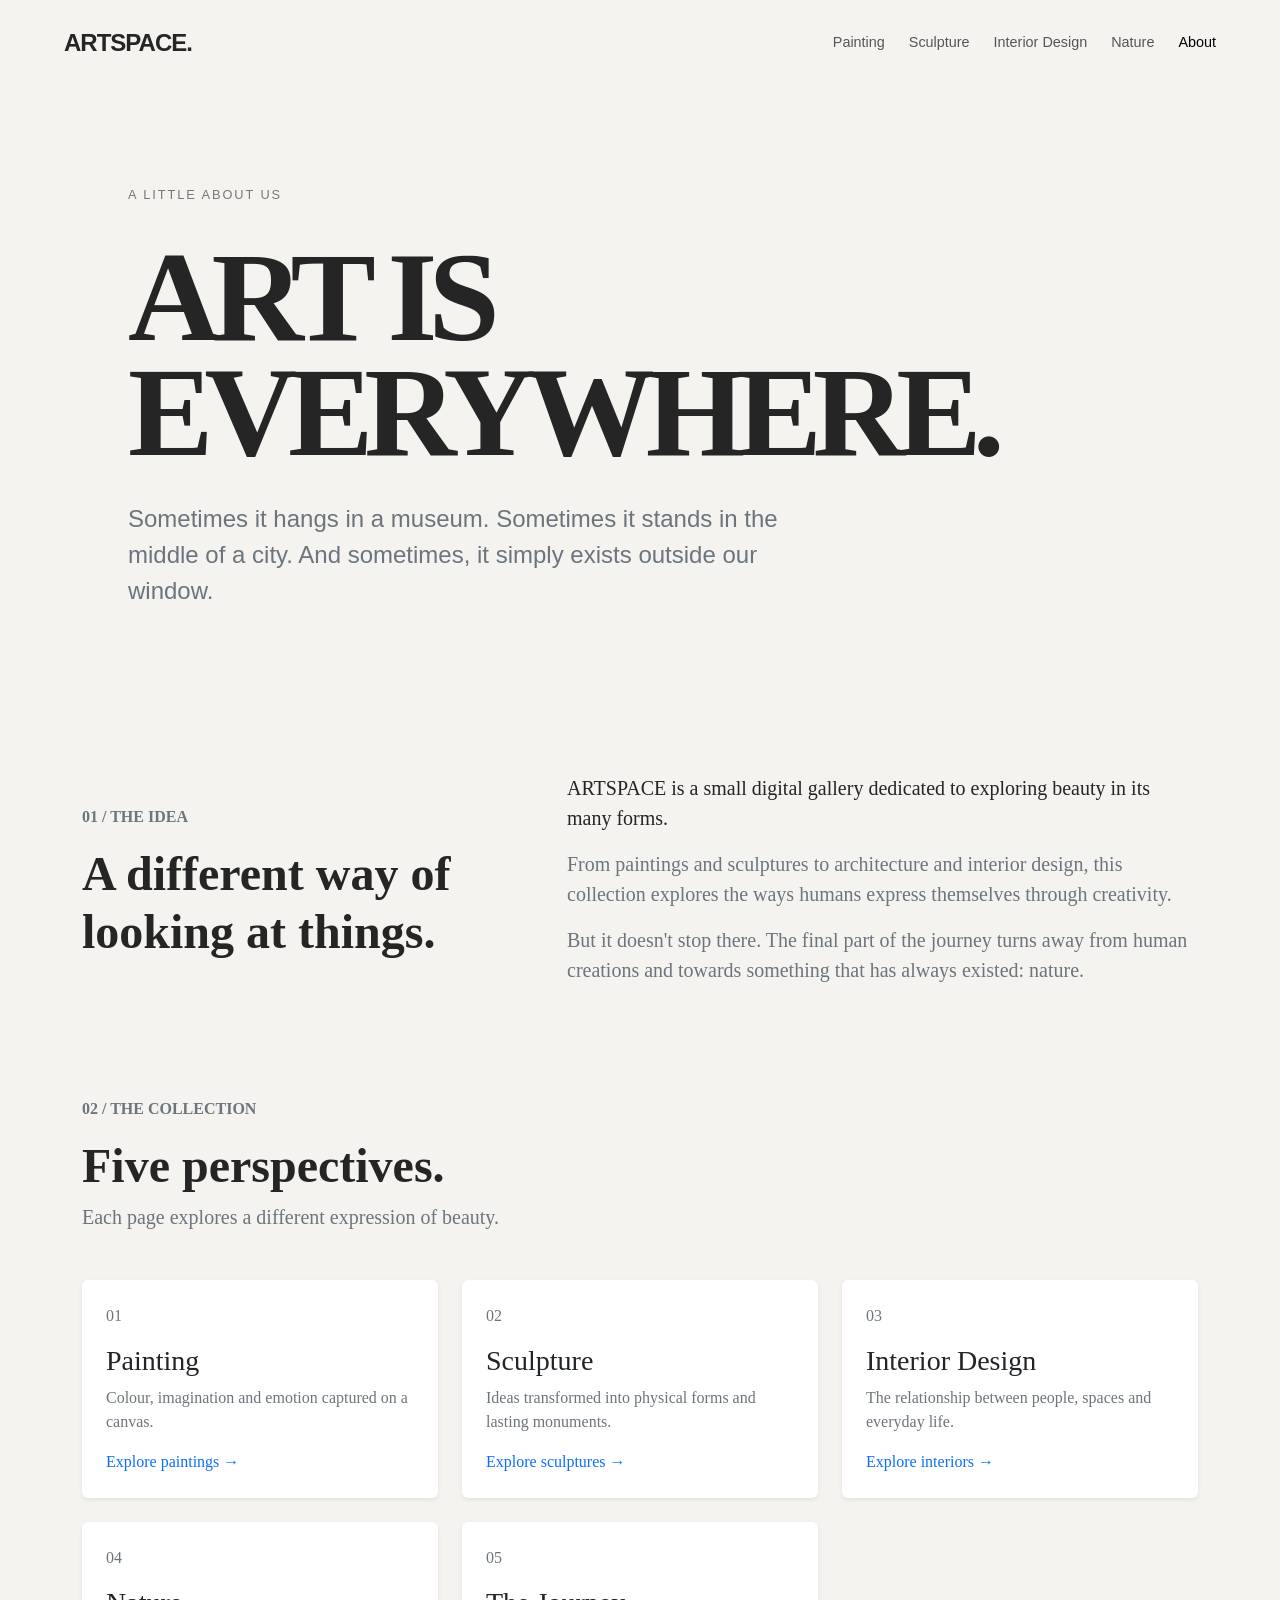
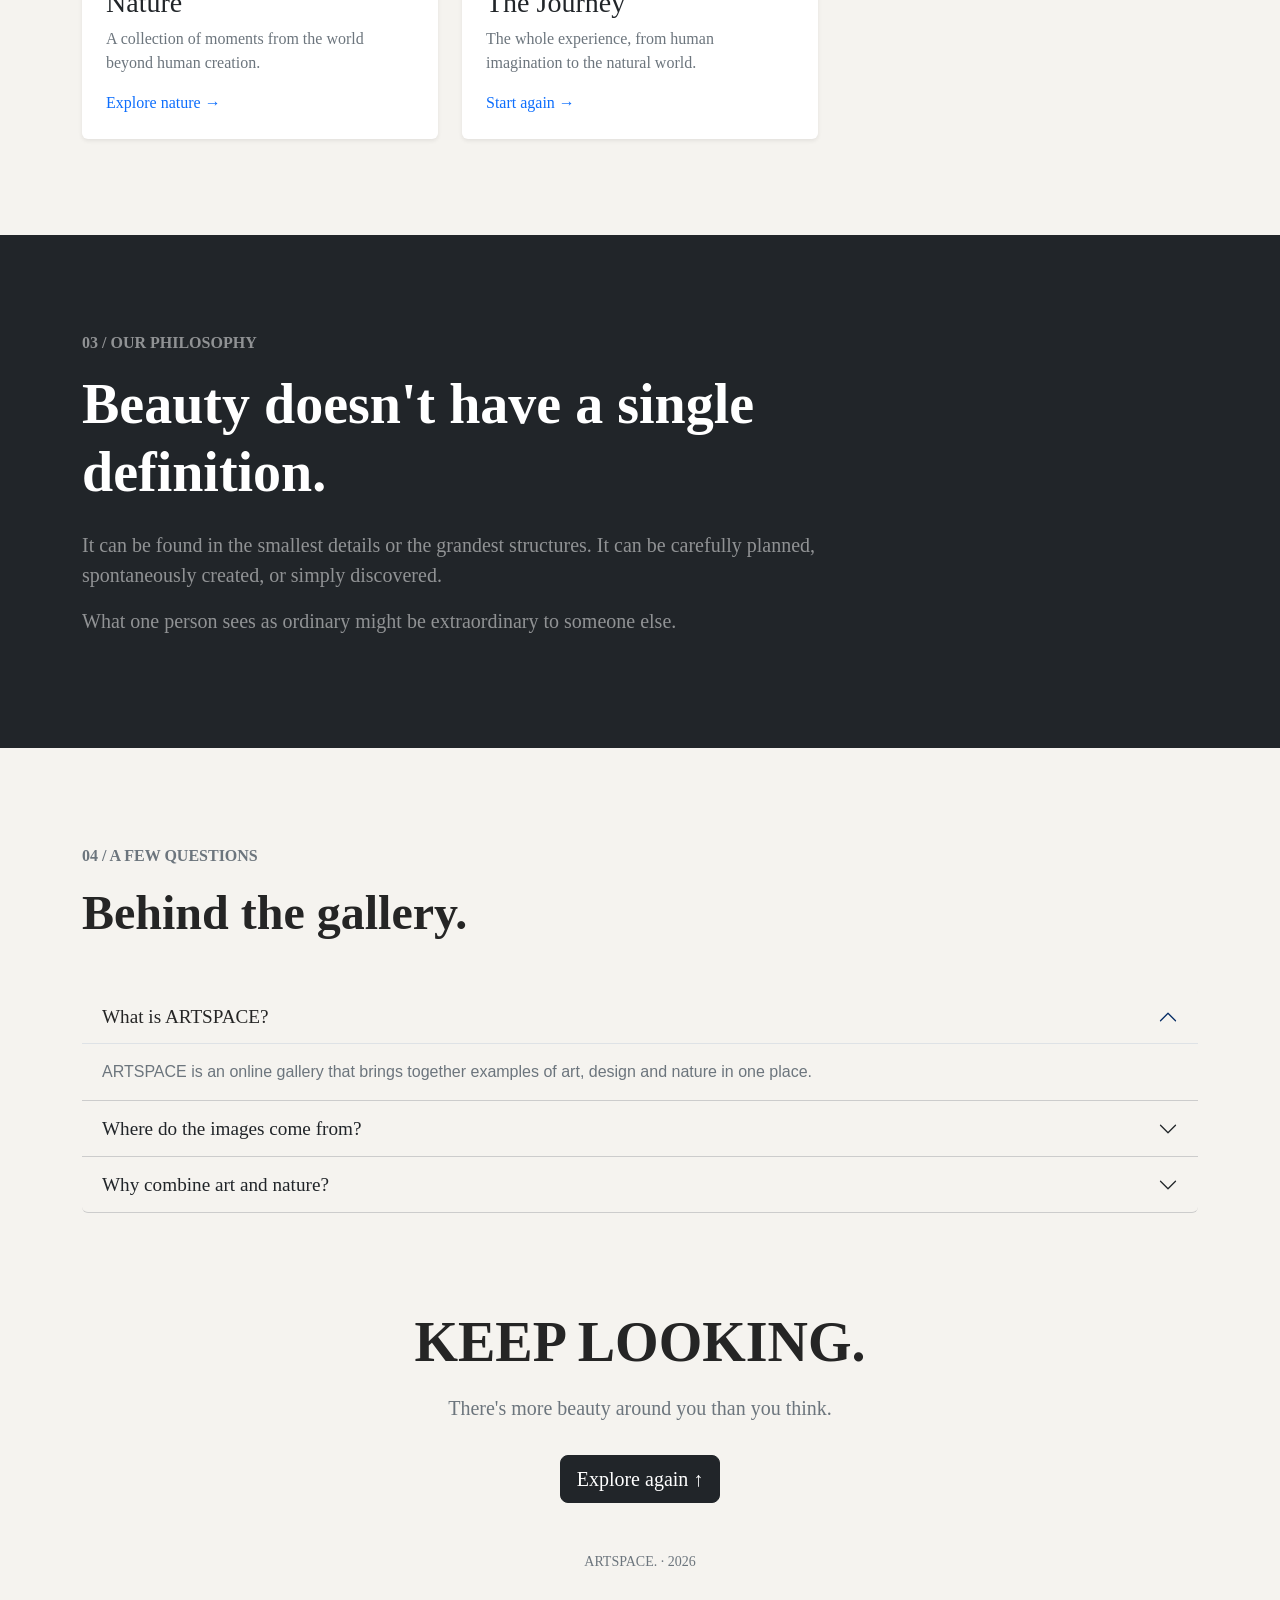
<file: about.html>
<!DOCTYPE html>
<html lang="en">
<head>
    <meta charset="UTF-8">
    <meta name="viewport" content="width=device-width, initial-scale=1.0">

    <link href="https://cdn.jsdelivr.net/npm/bootstrap@5.3.8/dist/css/bootstrap.min.css"
          rel="stylesheet"
          integrity="sha384-sRIl4kxILFvY47J16cr9ZwB07vP4J8+LH7qKQnuqkuIAvNWLzeN8tE5YBujZqJLB"
          crossorigin="anonymous">

    <link href="about.css" rel="stylesheet">
    <link rel="icon" type="image/x-icon" href="images/artspace-logo.png">

    <title>ARTSPACE - About</title>
</head>
<body>

    <!-- NAVIGATION -->

    <nav class="about-nav">
        <a href="index.html" class="logo" aria-label="Main navigation">ARTSPACE.</a>

        <div class="nav-links">
            <a href="index.html">Painting</a>
            <a href="sculpture.html">Sculpture</a>
            <a href="interior-design.html">Interior Design</a>
            <a href="nature.html">Nature</a>
            <a href="about.html" class="active">About</a>
        </div>
    </nav>

    <!-- INTRODUCTION -->

    <header class="about-hero">
        <p class="section-label">A little about us</p>

        <h1>
            ART IS<br>
            EVERYWHERE.
        </h1>

        <p class="fs-4 text-secondary">
            Sometimes it hangs in a museum.
            Sometimes it stands in the middle of a city.
            And sometimes, it simply exists outside our window.
        </p>
    </header>

    <!-- THE IDEA -->

    <section class="container py-5">

        <div class="row g-5 align-items-center">

            <div class="col-lg-5">
                <p class="text-uppercase text-secondary fw-semibold">
                    01 / The idea
                </p>

                <h2 class="display-5 fw-bold">
                    A different way of looking at things.
                </h2>
            </div>

            <div class="col-lg-7">
                <p class="fs-5">
                    ARTSPACE is a small digital gallery dedicated
                    to exploring beauty in its many forms.
                </p>

                <p class="text-secondary fs-5">
                    From paintings and sculptures to architecture
                    and interior design, this collection explores
                    the ways humans express themselves through
                    creativity.
                </p>

                <p class="text-secondary fs-5">
                    But it doesn't stop there. The final part of
                    the journey turns away from human creations
                    and towards something that has always existed:
                    nature.
                </p>
            </div>

        </div>

    </section>

    <!-- THE COLLECTION -->

    <section class="container py-5">

        <div class="mb-5">
            <p class="text-uppercase text-secondary fw-semibold">
                02 / The collection
            </p>

            <h2 class="display-5 fw-bold">
                Five perspectives.
            </h2>

            <p class="text-secondary fs-5">
                Each page explores a different expression of beauty.
            </p>
        </div>

        <div class="row row-cols-1 row-cols-md-2 row-cols-lg-3 g-4">

            <div class="col">
                <div class="card h-100 border-0 shadow-sm">
                    <div class="card-body p-4">
                        <span class="text-secondary">01</span>
                        <h3 class="card-title mt-3">Painting</h3>
                        <p class="card-text text-secondary">
                            Colour, imagination and emotion
                            captured on a canvas.
                        </p>
                        <a href="index.html" class="card-link">
                            Explore paintings →
                        </a>
                    </div>
                </div>
            </div>

            <div class="col">
                <div class="card h-100 border-0 shadow-sm">
                    <div class="card-body p-4">
                        <span class="text-secondary">02</span>
                        <h3 class="card-title mt-3">Sculpture</h3>
                        <p class="card-text text-secondary">
                            Ideas transformed into physical
                            forms and lasting monuments.
                        </p>
                        <a href="sculpture.html" class="card-link">
                            Explore sculptures →
                        </a>
                    </div>
                </div>
            </div>

            <div class="col">
                <div class="card h-100 border-0 shadow-sm">
                    <div class="card-body p-4">
                        <span class="text-secondary">03</span>
                        <h3 class="card-title mt-3">Interior Design</h3>
                        <p class="card-text text-secondary">
                            The relationship between people,
                            spaces and everyday life.
                        </p>
                        <a href="interior-design.html" class="card-link">
                            Explore interiors →
                        </a>
                    </div>
                </div>
            </div>

            <div class="col">
                <div class="card h-100 border-0 shadow-sm">
                    <div class="card-body p-4">
                        <span class="text-secondary">04</span>
                        <h3 class="card-title mt-3">Nature</h3>
                        <p class="card-text text-secondary">
                            A collection of moments from
                            the world beyond human creation.
                        </p>
                        <a href="nature.html" class="card-link">
                            Explore nature →
                        </a>
                    </div>
                </div>
            </div>

            <div class="col">
                <div class="card h-100 border-0 shadow-sm">
                    <div class="card-body p-4">
                        <span class="text-secondary">05</span>
                        <h3 class="card-title mt-3">The Journey</h3>
                        <p class="card-text text-secondary">
                            The whole experience, from
                            human imagination to the natural world.
                        </p>
                        <a href="index.html" class="card-link">
                            Start again →
                        </a>
                    </div>
                </div>
            </div>

        </div>

    </section>

    <!-- PHILOSOPHY -->

    <section class="container-fluid bg-dark text-white py-5 my-5">

        <div class="container py-5">

            <p class="text-uppercase text-white-50 fw-semibold">
                03 / Our philosophy
            </p>

            <h2 class="display-4 fw-bold col-lg-9 mb-4">
                Beauty doesn't have a single definition.
            </h2>

            <p class="fs-5 text-white-50 col-lg-8">
                It can be found in the smallest details or the
                grandest structures. It can be carefully planned,
                spontaneously created, or simply discovered.
            </p>

            <p class="fs-5 text-white-50 col-lg-8">
                What one person sees as ordinary might be
                extraordinary to someone else.
            </p>

        </div>

    </section>

    <!-- FAQ -->

    <section class="container py-5">

        <div class="mb-5">
            <p class="text-uppercase text-secondary fw-semibold">
                04 / A few questions
            </p>

            <h2 class="display-5 fw-bold">
                Behind the gallery.
            </h2>
        </div>

        <div class="accordion" id="aboutAccordion">

            <div class="accordion-item">
                <h3 class="accordion-header">
                    <button class="accordion-button"
                            type="button"
                            data-bs-toggle="collapse"
                            data-bs-target="#questionOne"
                            aria-expanded="true"
                            aria-controls="questionOne">
                        What is ARTSPACE?
                    </button>
                </h3>

                <div id="questionOne"
                     class="accordion-collapse collapse show"
                     data-bs-parent="#aboutAccordion">

                    <div class="accordion-body text-secondary">
                        ARTSPACE is an online gallery that brings
                        together examples of art, design and nature
                        in one place.
                    </div>

                </div>
            </div>

            <div class="accordion-item">
                <h3 class="accordion-header">
                    <button class="accordion-button collapsed"
                            type="button"
                            data-bs-toggle="collapse"
                            data-bs-target="#questionTwo"
                            aria-expanded="false"
                            aria-controls="questionTwo">
                        Where do the images come from?
                    </button>
                </h3>

                <div id="questionTwo"
                     class="accordion-collapse collapse"
                     data-bs-parent="#aboutAccordion">

                    <div class="accordion-body text-secondary">
                        The gallery uses images from Wikimedia Commons
                        and other sources. Each image should be checked
                        for its original author and licensing conditions.
                    </div>

                </div>
            </div>

            <div class="accordion-item">
                <h3 class="accordion-header">
                    <button class="accordion-button collapsed"
                            type="button"
                            data-bs-toggle="collapse"
                            data-bs-target="#questionThree"
                            aria-expanded="false"
                            aria-controls="questionThree">
                        Why combine art and nature?
                    </button>
                </h3>

                <div id="questionThree"
                     class="accordion-collapse collapse"
                     data-bs-parent="#aboutAccordion">

                    <div class="accordion-body text-secondary">
                        Because appreciating what humans create
                        and appreciating what already exists are
                        two sides of the same experience.
                    </div>

                </div>
            </div>

        </div>

    </section>

    <!-- FINAL MESSAGE -->

    <footer class="container-fluid text-center py-5">

        <h2 class="display-4 fw-bold mb-3">
            KEEP LOOKING.
        </h2>

        <p class="text-secondary fs-5">
            There's more beauty around you than you think.
        </p>

        <a href="index.html" class="btn btn-dark btn-lg mt-3">
            Explore again ↑
        </a>

        <p class="text-secondary small mt-5">
            ARTSPACE. · 2026
        </p>

    </footer>

    <script src="https://cdn.jsdelivr.net/npm/bootstrap@5.3.8/dist/js/bootstrap.bundle.min.js"
            integrity="sha384-FKyoEForCGlyvwx9Hj09JcYn3nv7wiPVlz7YYwJrWVcXK/BmnVDxM+D2scQbITxI"
            crossorigin="anonymous"></script>

</body>
</html>
</file>
<file: about.css>
/* GENERAL */

* {
    box-sizing: border-box;
}

html {
    scroll-behavior: smooth;
}

body {
    background: #f5f3ef;
    color: #252525;
    font-family: Georgia, serif;
    overflow-x: hidden;
}

a {
    text-decoration: none;
}

/* NAVIGATION */

.about-nav {
    position: fixed;
    top: 0;
    left: 0;
    z-index: 1000;

    width: 100%;
    min-height: 85px;
    padding: 20px 5%;

    display: flex;
    align-items: center;
    justify-content: space-between;
    gap: 30px;

    background: #f5f3ef;
}

.about-nav .logo {
    color: #252525;
    font-family: Arial, sans-serif;
    font-weight: 800;
    font-size: 1.5rem;
    letter-spacing: -1px;
    white-space: nowrap;
}

.about-nav .nav-links {
    display: flex;
    align-items: center;
    justify-content: flex-end;
    flex-wrap: wrap;
    gap: 24px;
}

.about-nav .nav-links a {
    color: #555;
    font-family: Arial, sans-serif;
    font-size: 0.9rem;
    white-space: nowrap;
    transition: color 0.2s ease;
}

.about-nav .nav-links a:hover,
.about-nav .nav-links a.active {
    color: #000;
}

/* HERO */

.about-hero {
    min-height: 75vh;
    padding: 185px 10% 100px;

    display: flex;
    flex-direction: column;
    justify-content: center;
    align-items: flex-start;
}

.about-hero h1 {
    margin: 20px 0 30px;
    font-size: clamp(4rem, 10vw, 9rem);
    font-weight: 700;
    line-height: 0.9;
    letter-spacing: -0.07em;
}

.about-hero p:last-child {
    max-width: 650px;
    font-family: Arial, sans-serif;
}

/* SECTIONS */

.about-section {
    padding: 100px 0;
}

.section-label {
    font-family: Arial, sans-serif;
    font-size: 0.8rem;
    letter-spacing: 0.15em;
    text-transform: uppercase;
    color: #777;
}

.about-section h2 {
    font-size: clamp(2.5rem, 5vw, 4rem);
    letter-spacing: -0.05em;
}

/* COLLECTION CARDS */

.collection-card {
    height: 100%;
    background: #fff;
    border: none;
    border-radius: 0;
    transition: transform 0.3s ease;
}

.collection-card:hover {
    transform: translateY(-6px);
}

.collection-card .card-body {
    padding: 30px;
}

.collection-card .card-title {
    font-size: 1.8rem;
}

.collection-card .card-text {
    font-family: Arial, sans-serif;
    color: #777;
}

/* PHILOSOPHY */

.philosophy {
    background: #202b25;
    color: #f5f3ef;
}

.philosophy p {
    color: #c5cec7;
}

/* ACCORDION */

.accordion-item {
    background: transparent;
    border: none;
    border-bottom: 1px solid #ccc;
}

.accordion-button {
    background: transparent;
    font-family: Georgia, serif;
    font-size: 1.2rem;
    box-shadow: none;
}

.accordion-button:not(.collapsed) {
    background: transparent;
    color: #252525;
}

.accordion-button:focus {
    box-shadow: none;
}

.accordion-body {
    font-family: Arial, sans-serif;
}

/* FOOTER */

.about-footer {
    padding: 100px 20px 40px;
}

.about-footer h2 {
    font-size: clamp(3rem, 7vw, 6rem);
    letter-spacing: -0.06em;
}

/* TABLETS */

@media (max-width: 992px) {
    .about-nav {
        gap: 20px;
    }

    .about-nav .nav-links {
        gap: 16px;
    }

    .about-nav .nav-links a {
        font-size: 0.85rem;
    }

    .about-hero {
        padding-left: 7%;
        padding-right: 7%;
    }
}

/* MOBILE */

@media (max-width: 768px) {

    /* NAVIGATION */

    .about-nav {
        min-height: 0;
        padding: 15px 5% 12px;
        flex-direction: column;
        align-items: flex-start;
        gap: 14px;
    }

    .about-nav .logo {
        font-size: 1.35rem;
    }

    .about-nav .nav-links {
        width: 100%;
        display: flex;
        flex-wrap: nowrap;
        justify-content: flex-start;
        gap: 22px;

        overflow-x: auto;
        overflow-y: hidden;
        white-space: nowrap;

        padding-bottom: 5px;
        scrollbar-width: none;
    }

    .about-nav .nav-links::-webkit-scrollbar {
        display: none;
    }

    .about-nav .nav-links a {
        font-size: 0.85rem;
        flex-shrink: 0;
    }

    /* HERO */

    .about-hero {
        min-height: 65vh;
        padding: 160px 7% 70px;
    }

    .about-hero h1 {
        font-size: clamp(3.3rem, 12vw, 5.5rem);
        margin: 15px 0 25px;
    }

    .about-hero p:last-child {
        font-size: 1.1rem !important;
        line-height: 1.6;
    }

    /* SECTIONS */

    .about-section {
        padding: 60px 0;
    }

    .container {
        padding-left: 7%;
        padding-right: 7%;
    }

    .container .row {
        --bs-gutter-x: 1.5rem;
    }

    h2.display-5 {
        font-size: 2.5rem;
    }

    h2.display-4 {
        font-size: 2.7rem;
    }

    /* COLLECTION */

    .card-body {
        padding: 25px !important;
    }

    .card-title {
        font-size: 1.6rem;
    }

    .card {
        border-radius: 0;
    }

    /* PHILOSOPHY */

    .container-fluid > .container {
        padding-top: 35px !important;
        padding-bottom: 35px !important;
    }

    /* ACCORDION */

    .accordion-button {
        font-size: 1.05rem;
        padding: 20px 10px;
    }

    .accordion-body {
        font-size: 0.95rem;
        line-height: 1.7;
        padding: 10px;
    }

    /* FOOTER */

    footer {
        padding: 65px 20px 30px !important;
    }

    footer h2 {
        font-size: clamp(2.5rem, 11vw, 4rem) !important;
    }

    footer p {
        font-size: 1rem !important;
    }
}

/* SMALL PHONES */

@media (max-width: 380px) {

    .about-hero h1 {
        font-size: 3rem;
    }

    .about-nav .nav-links {
        gap: 17px;
    }

    .about-nav .nav-links a {
        font-size: 0.8rem;
    }

    h2.display-5 {
        font-size: 2.1rem;
    }

    h2.display-4 {
        font-size: 2.3rem;
    }
}
</file>
